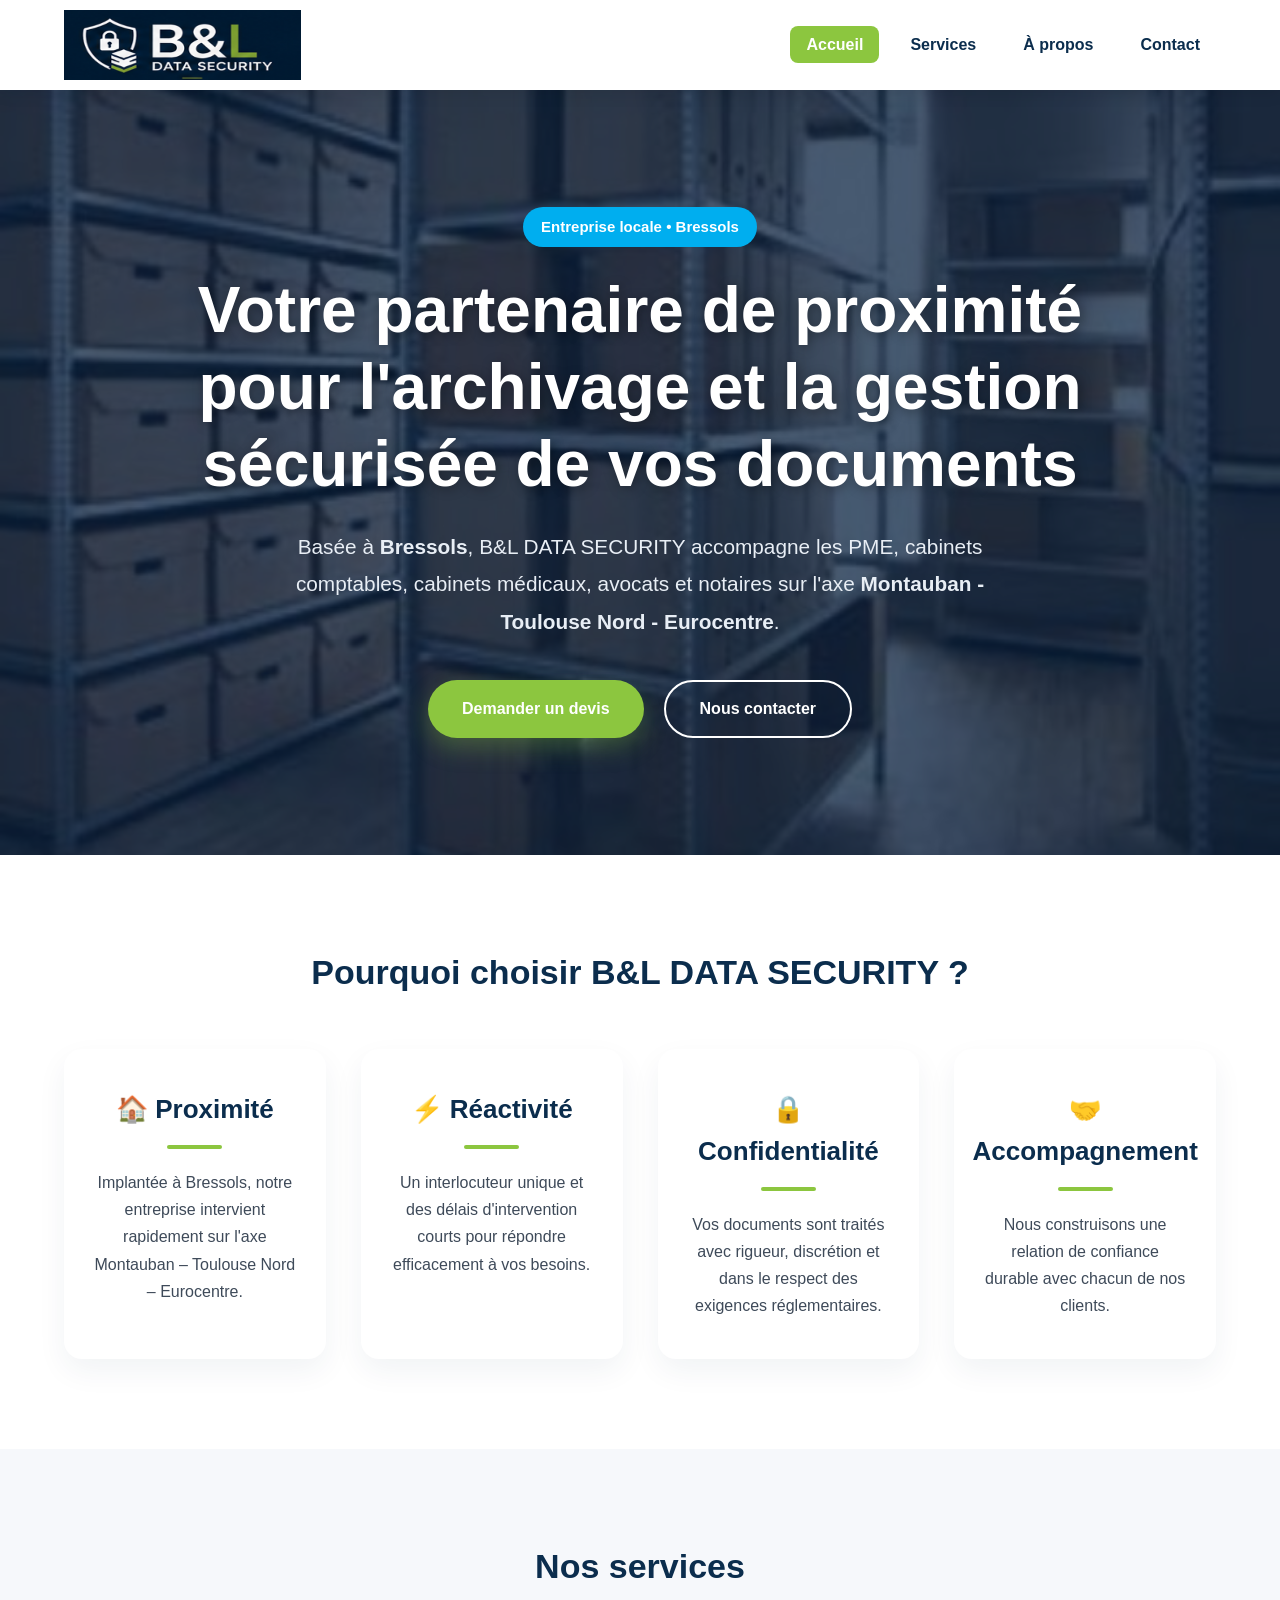
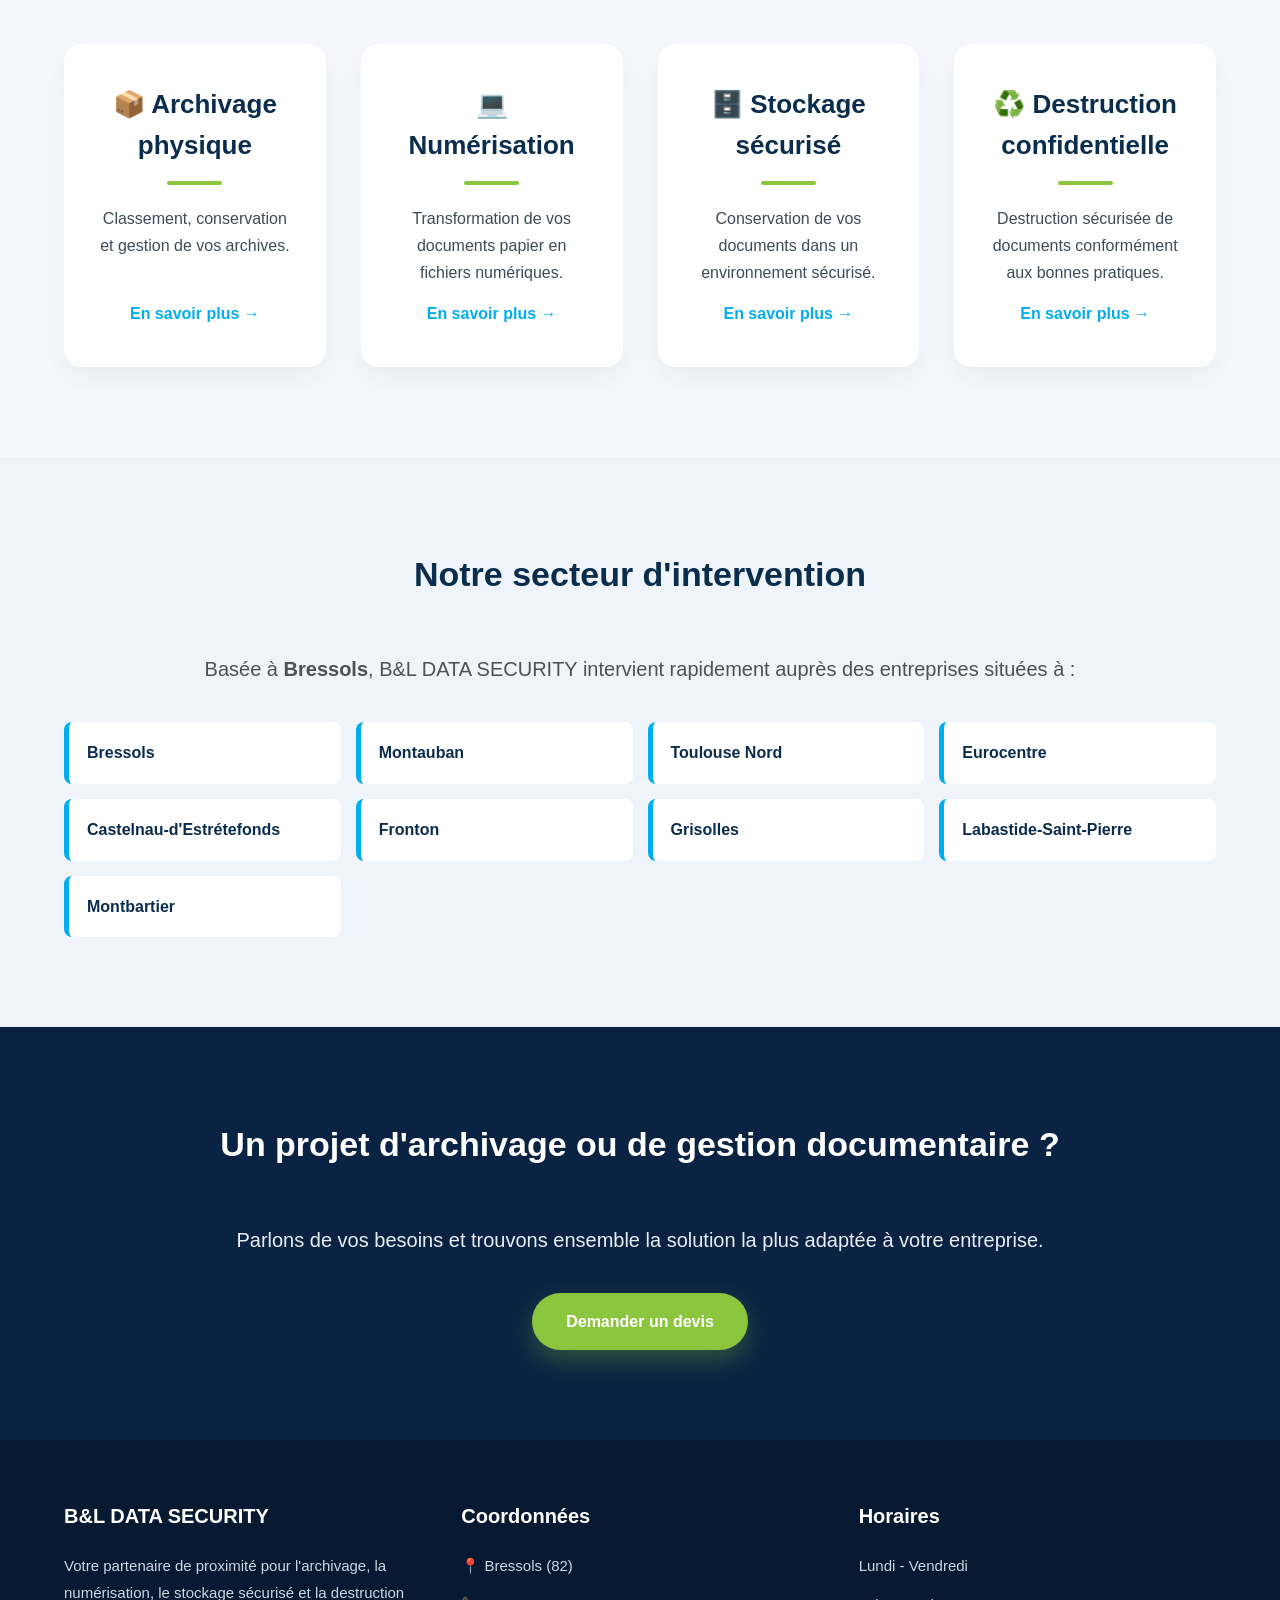
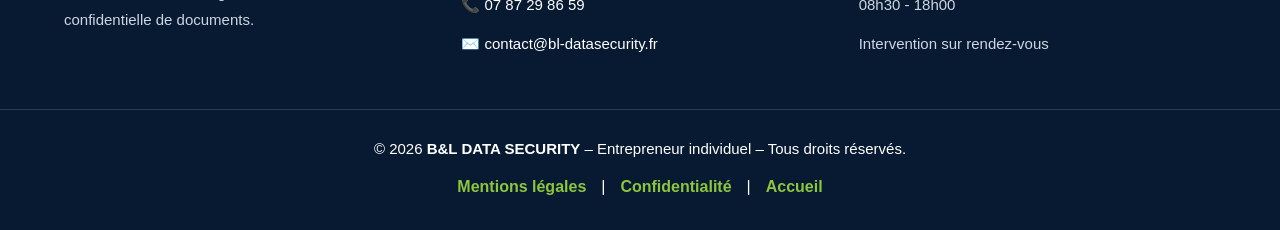
<file: index.html>
<!DOCTYPE html>
<html lang="fr">

<head>
    <meta charset="UTF-8">
    <meta name="viewport" content="width=device-width, initial-scale=1.0">

    <title>B&L DATA SECURITY | Archivage & Gestion documentaire</title>

    <meta name="description"
        content="B&L DATA SECURITY accompagne les entreprises dans l'archivage, la numérisation, le stockage sécurisé et la destruction confidentielle de documents.">

    <!-- Ligne de validation Google Search Console (À remplacer plus tard) -->
    <meta name="google-site-verification" content="VOTRE_CODE_DE_VALIDATION_ICI" />

    <link rel="stylesheet" href="css/style.css">
    <link rel="stylesheet" href="css/responsive.css">
</head>

<body>

<header>
    <div class="container">
        <div class="logo">
            <a href="index.html">
                <img src="images/logo.png" alt="Logo B&L DATA SECURITY">
            </a>
        </div>
        <nav>
            <ul>
                <li><a href="index.html" class="active">Accueil</a></li>
                <li><a href="services.html">Services</a></li>
                <li><a href="apropos.html">À propos</a></li>
                <li><a href="contact.html">Contact</a></li>
            </ul>
        </nav>
    </div>
</header>

<section class="hero">
    <div class="overlay"></div>
    <div class="hero-content">
        <span class="subtitle">Entreprise locale • Bressols</span>
        <h1>Votre partenaire de proximité pour l'archivage et la gestion sécurisée de vos documents</h1>
        <p>
            Basée à <strong>Bressols</strong>, B&amp;L DATA SECURITY accompagne
            les PME, cabinets comptables, cabinets médicaux, avocats et notaires
            sur l'axe <strong>Montauban - Toulouse Nord - Eurocentre</strong>.
        </p>
        <div class="hero-buttons">
            <a href="contact.html" class="btn-primary">Demander un devis</a>
            <a href="contact.html" class="btn-secondary">Nous contacter</a>
        </div>
    </div>
</section>

<!-- ================= POURQUOI NOUS CHOISIR ================= -->
<section class="advantages">
    <div class="container">
        <h2>Pourquoi choisir B&amp;L DATA SECURITY ?</h2>
        <div class="cards">
            <div class="card">
                <h3>🏠 Proximité</h3>
                <p>Implantée à Bressols, notre entreprise intervient rapidement sur l'axe Montauban – Toulouse Nord – Eurocentre.</p>
            </div>
            <div class="card">
                <h3>⚡ Réactivité</h3>
                <p>Un interlocuteur unique et des délais d'intervention courts pour répondre efficacement à vos besoins.</p>
            </div>
            <div class="card">
                <h3>🔒 Confidentialité</h3>
                <p>Vos documents sont traités avec rigueur, discrétion et dans le respect des exigences réglementaires.</p>
            </div>
            <div class="card">
                <h3>🤝 Accompagnement</h3>
                <p>Nous construisons une relation de confiance durable avec chacun de nos clients.</p>
            </div>
        </div>
    </div>
</section>

<!-- ================= NOS SERVICES ================= -->
<section class="services">
    <div class="container">
        <h2>Nos services</h2>
        <div class="cards">
            <div class="card">
                <h3>📦 Archivage physique</h3>
                <p>Classement, conservation et gestion de vos archives.</p>
                <a href="services.html" class="link-more">En savoir plus →</a>
            </div>
            <div class="card">
                <h3>💻 Numérisation</h3>
                <p>Transformation de vos documents papier en fichiers numériques.</p>
                <a href="services.html" class="link-more">En savoir plus →</a>
            </div>
            <div class="card">
                <h3>🗄️ Stockage sécurisé</h3>
                <p>Conservation de vos documents dans un environnement sécurisé.</p>
                <a href="services.html" class="link-more">En savoir plus →</a>
            </div>
            <div class="card">
                <h3>♻️ Destruction confidentielle</h3>
                <p>Destruction sécurisée de documents conformément aux bonnes pratiques.</p>
                <a href="services.html" class="link-more">En savoir plus →</a>
            </div>
        </div>
    </div>
</section>

<!-- ================= SECTEUR ================= -->
<section class="zone">
    <div class="container">
        <h2>Notre secteur d'intervention</h2>
        <p class="zone-text">Basée à <strong>Bressols</strong>, B&amp;L DATA SECURITY intervient rapidement auprès des entreprises situées à :</p>
        <ul class="zone-list">
            <li>Bressols</li>
            <li>Montauban</li>
            <li>Toulouse Nord</li>
            <li>Eurocentre</li>
            <li>Castelnau-d'Estrétefonds</li>
            <li>Fronton</li>
            <li>Grisolles</li>
            <li>Labastide-Saint-Pierre</li>
            <li>Montbartier</li>
        </ul>
    </div>
</section>

<!-- ================= APPEL A L'ACTION ================= -->
<section class="cta">
    <div class="container">
        <h2>Un projet d'archivage ou de gestion documentaire ?</h2>
        <p>Parlons de vos besoins et trouvons ensemble la solution la plus adaptée à votre entreprise.</p>
        <a href="contact.html" class="btn-primary">Demander un devis</a>
    </div>
</section>

<footer>
    <div class="container footer-container">
        <div class="footer-col">
            <h3>B&L DATA SECURITY</h3>
            <p>Votre partenaire de proximité pour l'archivage, la numérisation, le stockage sécurisé et la destruction confidentielle de documents.</p>
        </div>
        <div class="footer-col">
            <h3>Coordonnées</h3>
            <p>📍 Bressols (82)</p>
            <p>📞 <a href="tel:+33787298659">07 87 29 86 59</a></p>
            <p>✉️ <a href="mailto:contact@bl-datasecurity.fr">contact@bl-datasecurity.fr</a></p>
        </div>
        <div class="footer-col">
            <h3>Horaires</h3>
            <p>Lundi - Vendredi</p>
            <p>08h30 - 18h00</p>
            <p>Intervention sur rendez-vous</p>
        </div>
    </div>
    <div class="footer-bottom">
        <p>© 2026 <strong>B&L DATA SECURITY</strong> – Entrepreneur individuel – Tous droits réservés.</p>
        <div class="footer-links">
            <a href="mentions-legales.html">Mentions légales</a>
            <span>|</span>
            <a href="confidentialite.html">Confidentialité</a>
            <span>|</span>
            <a href="index.html">Accueil</a>
        </div>
    </div>
</footer>

</body>
</html>
</file>
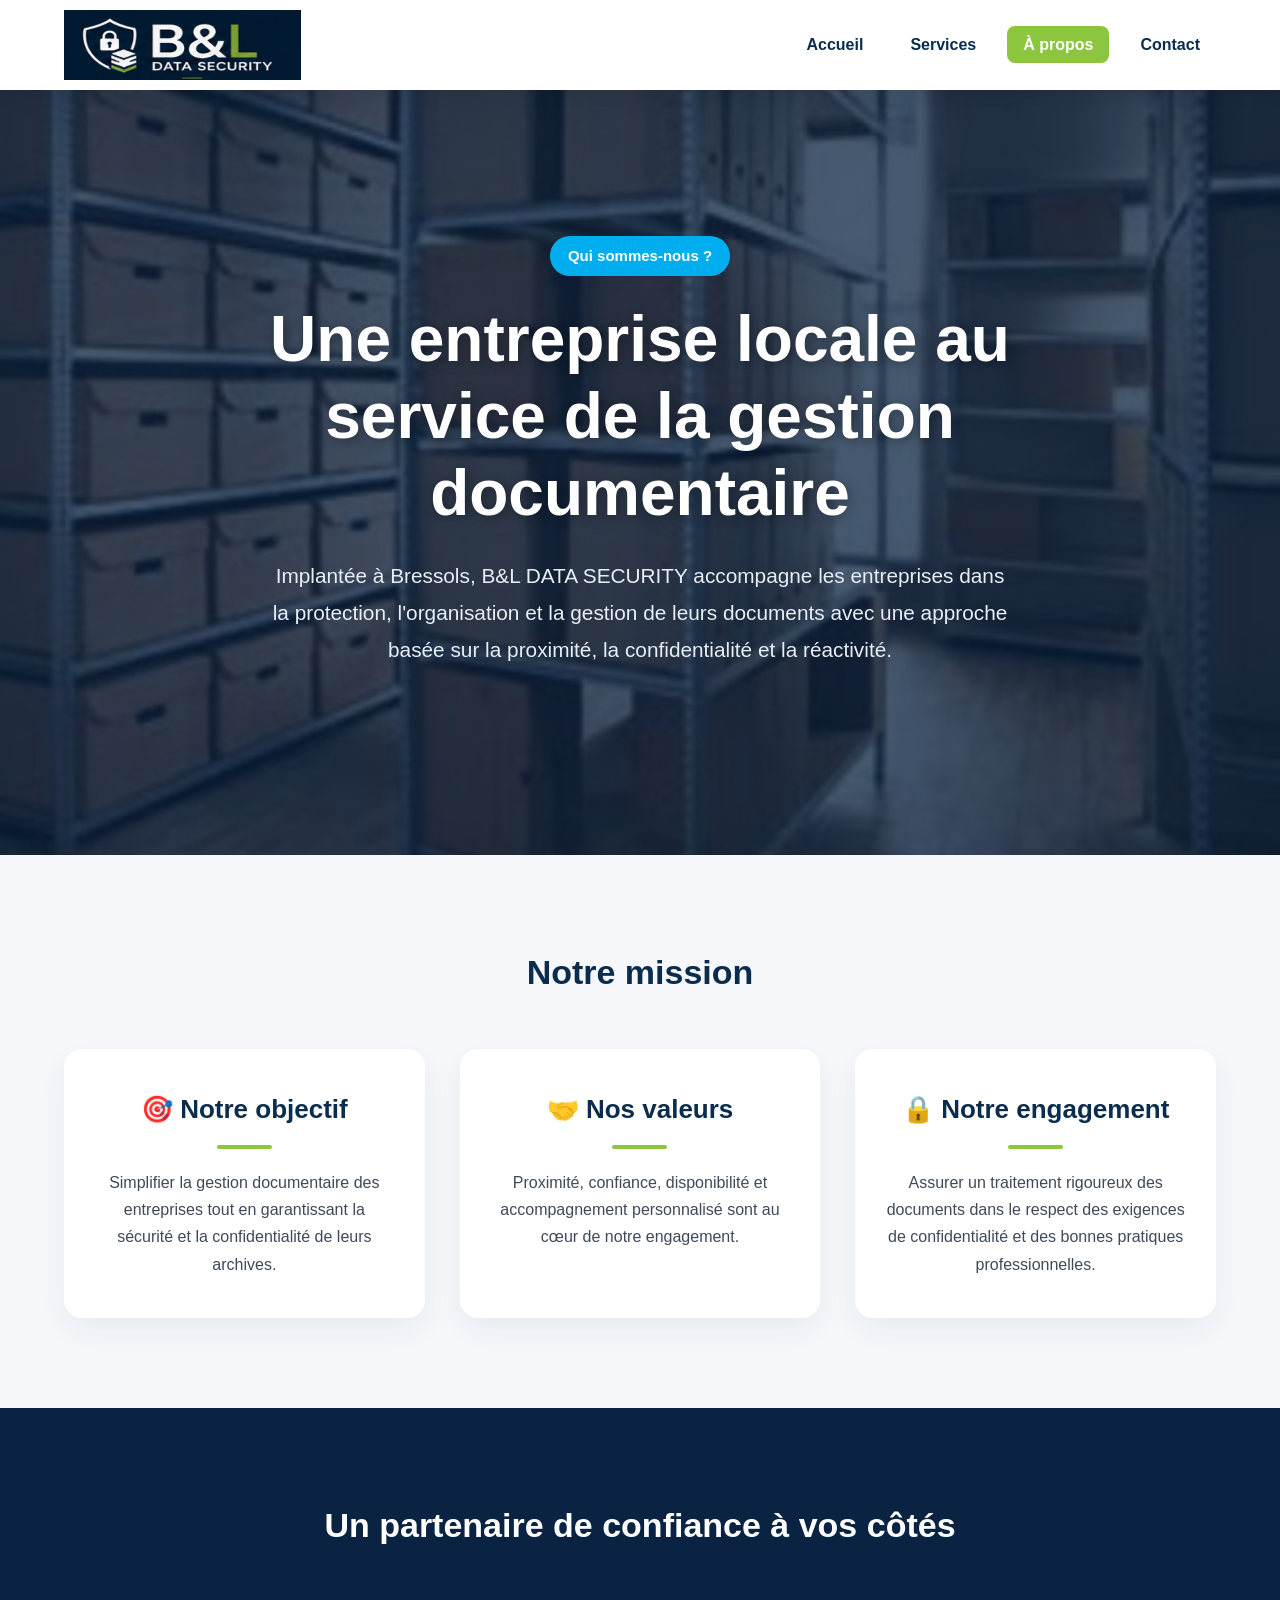
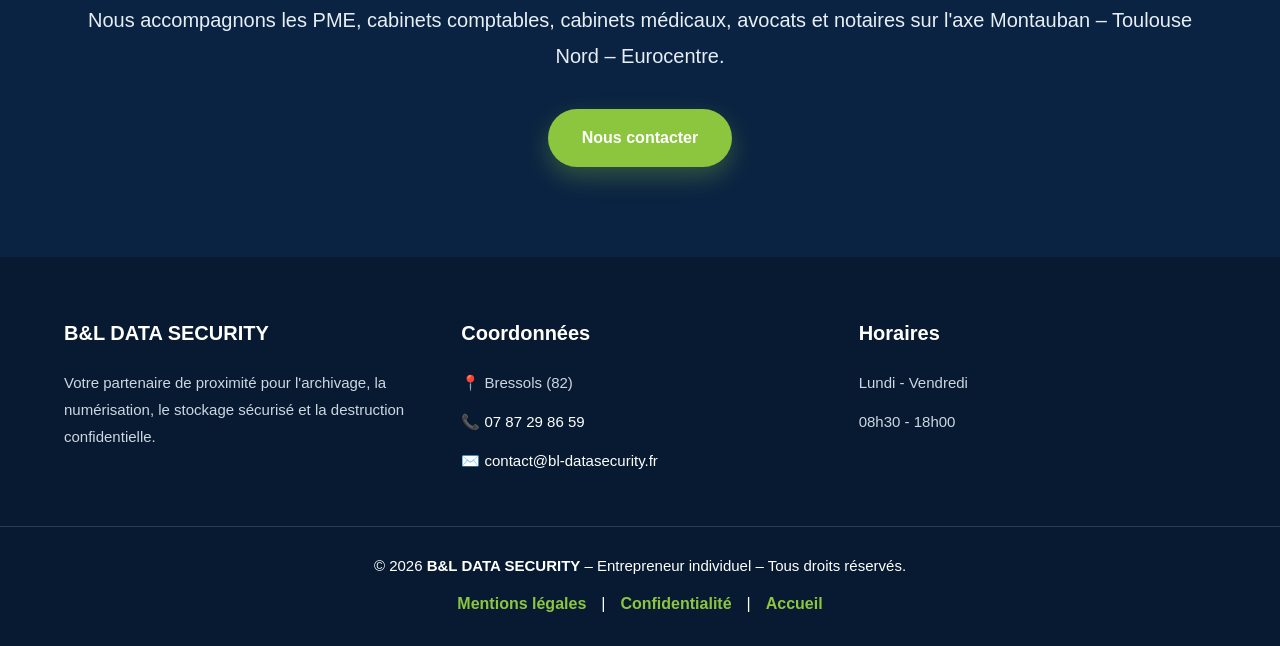
<file: apropos.html>
<!DOCTYPE html>
<html lang="fr">

<head>
    <meta charset="UTF-8">
    <meta name="viewport" content="width=device-width, initial-scale=1.0">

    <title>À propos | B&L DATA SECURITY</title>

    <meta name="description"
        content="Découvrez B&L DATA SECURITY, votre partenaire de proximité pour l'archivage, la numérisation, le stockage sécurisé et la destruction confidentielle de documents.">

    <link rel="stylesheet" href="css/style.css">
    <link rel="stylesheet" href="css/responsive.css">
</head>

<body>

<header>
    <div class="container">
        <div class="logo">
            <a href="index.html">
                <img src="images/logo.png" alt="Logo B&L DATA SECURITY">
            </a>
        </div>
        <nav>
            <ul>
                <li><a href="index.html">Accueil</a></li>
                <li><a href="services.html">Services</a></li>
                <li><a href="apropos.html" class="active">À propos</a></li>
                <li><a href="contact.html">Contact</a></li>
            </ul>
        </nav>
    </div>
</header>

<section class="hero">
    <div class="overlay"></div>
    <div class="hero-content">
        <span class="subtitle">Qui sommes-nous ?</span>
        <h1>Une entreprise locale au service de la gestion documentaire</h1>
        <p>
            Implantée à Bressols, B&amp;L DATA SECURITY accompagne les entreprises
            dans la protection, l'organisation et la gestion de leurs documents
            avec une approche basée sur la proximité, la confidentialité et la réactivité.
        </p>
    </div>
</section>

<section>
    <div class="container">
        <h2>Notre mission</h2>
        <div class="cards">

            <div class="card">
                <h3>🎯 Notre objectif</h3>
                <p>
                    Simplifier la gestion documentaire des entreprises tout en
                    garantissant la sécurité et la confidentialité de leurs archives.
                </p>
            </div>

            <div class="card">
                <h3>🤝 Nos valeurs</h3>
                <p>
                    Proximité, confiance, disponibilité et accompagnement
                    personnalisé sont au cœur de notre engagement.
                </p>
            </div>

            <div class="card">
                <h3>🔒 Notre engagement</h3>
                <p>
                    Assurer un traitement rigoureux des documents dans le respect
                    des exigences de confidentialité et des bonnes pratiques professionnelles.
                </p>
            </div>

        </div>
    </div>
</section>

<section class="cta">
    <div class="container">
        <h2>Un partenaire de confiance à vos côtés</h2>
        <p>
            Nous accompagnons les PME, cabinets comptables, cabinets médicaux,
            avocats et notaires sur l'axe Montauban – Toulouse Nord – Eurocentre.
        </p>
        <a href="contact.html" class="btn-primary">Nous contacter</a>
    </div>
</section>

<footer>
    <div class="container footer-container">
        <div class="footer-col">
            <h3>B&L DATA SECURITY</h3>
            <p>
                Votre partenaire de proximité pour l'archivage,
                la numérisation, le stockage sécurisé et la destruction confidentielle.
            </p>
        </div>
        <div class="footer-col">
            <h3>Coordonnées</h3>
            <p>📍 Bressols (82)</p>
            <p>📞 <a href="tel:+33787298659">07 87 29 86 59</a></p>
            <p>✉️ <a href="mailto:contact@bl-datasecurity.fr">contact@bl-datasecurity.fr</a></p>
        </div>
        <div class="footer-col">
            <h3>Horaires</h3>
            <p>Lundi - Vendredi</p>
            <p>08h30 - 18h00</p>
        </div>
    </div>
    <div class="footer-bottom">
        <p>© 2026 <strong>B&L DATA SECURITY</strong> – Entrepreneur individuel – Tous droits réservés.</p>
        <div class="footer-links">
            <a href="mentions-legales.html">Mentions légales</a>
            <span>|</span>
            <a href="confidentialite.html">Confidentialité</a>
            <span>|</span>
            <a href="index.html">Accueil</a>
        </div>
    </div>
</footer>

</body>
</html>
</file>
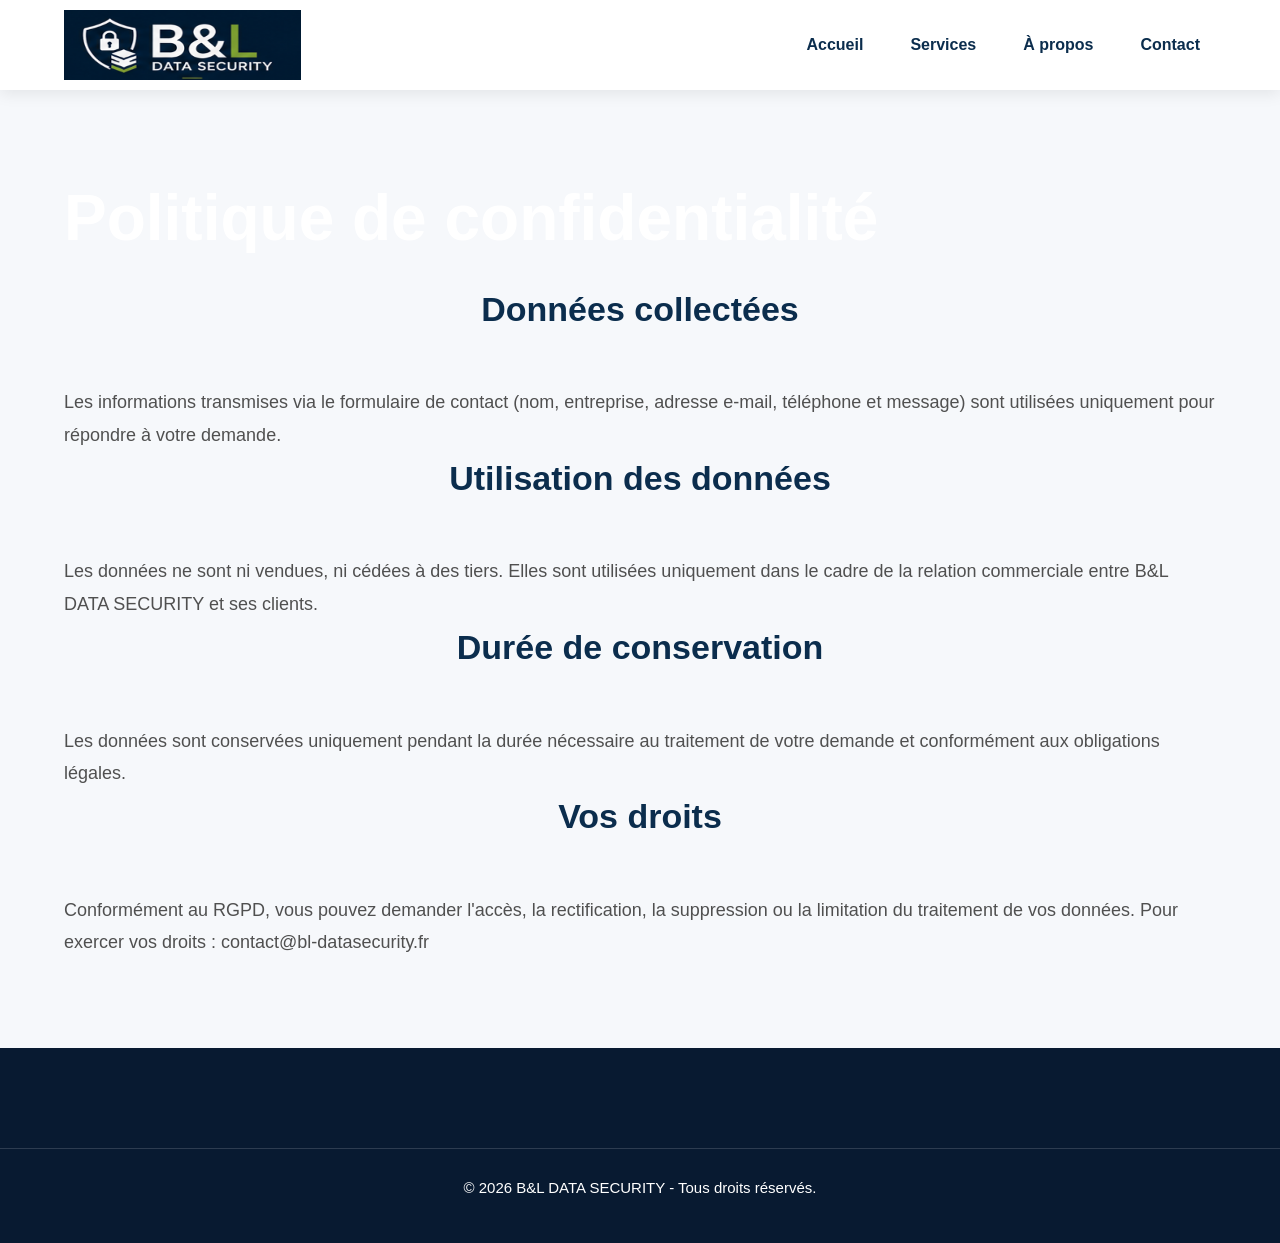
<file: confidentialite.html>
<!DOCTYPE html>
<html lang="fr">

<head>
    <meta charset="UTF-8">
    <meta name="viewport" content="width=device-width, initial-scale=1.0">

    <title>Politique de confidentialité | B&L DATA SECURITY</title>

    <meta name="description"
        content="Politique de confidentialité de B&L DATA SECURITY.">

    <link rel="stylesheet" href="css/style.css">
    <link rel="stylesheet" href="css/responsive.css">
</head>

<body>

<header>

<div class="container">

<div class="logo">
<a href="index.html">
<img src="images/logo.png" alt="Logo B&L DATA SECURITY">
</a>
</div>

<nav>

<ul>

<li><a href="index.html">Accueil</a></li>
<li><a href="services.html">Services</a></li>
<li><a href="apropos.html">À propos</a></li>
<li><a href="contact.html">Contact</a></li>

</ul>

</nav>

</div>

</header>

<section class="services">

<div class="container">

<h1>Politique de confidentialité</h1>

<h2>Données collectées</h2>

<p>
Les informations transmises via le formulaire de contact (nom, entreprise,
adresse e-mail, téléphone et message) sont utilisées uniquement pour répondre
à votre demande.
</p>

<h2>Utilisation des données</h2>

<p>
Les données ne sont ni vendues, ni cédées à des tiers. Elles sont utilisées
uniquement dans le cadre de la relation commerciale entre B&L DATA SECURITY
et ses clients.
</p>

<h2>Durée de conservation</h2>

<p>
Les données sont conservées uniquement pendant la durée nécessaire au traitement
de votre demande et conformément aux obligations légales.
</p>

<h2>Vos droits</h2>

<p>
Conformément au RGPD, vous pouvez demander l'accès, la rectification,
la suppression ou la limitation du traitement de vos données.

Pour exercer vos droits :

contact@bl-datasecurity.fr
</p>

</div>

</section>

<footer>

<div class="footer-bottom">

<p>

© 2026 B&L DATA SECURITY - Tous droits réservés.

</p>

</div>

</footer>

</body>

</html>
</file>
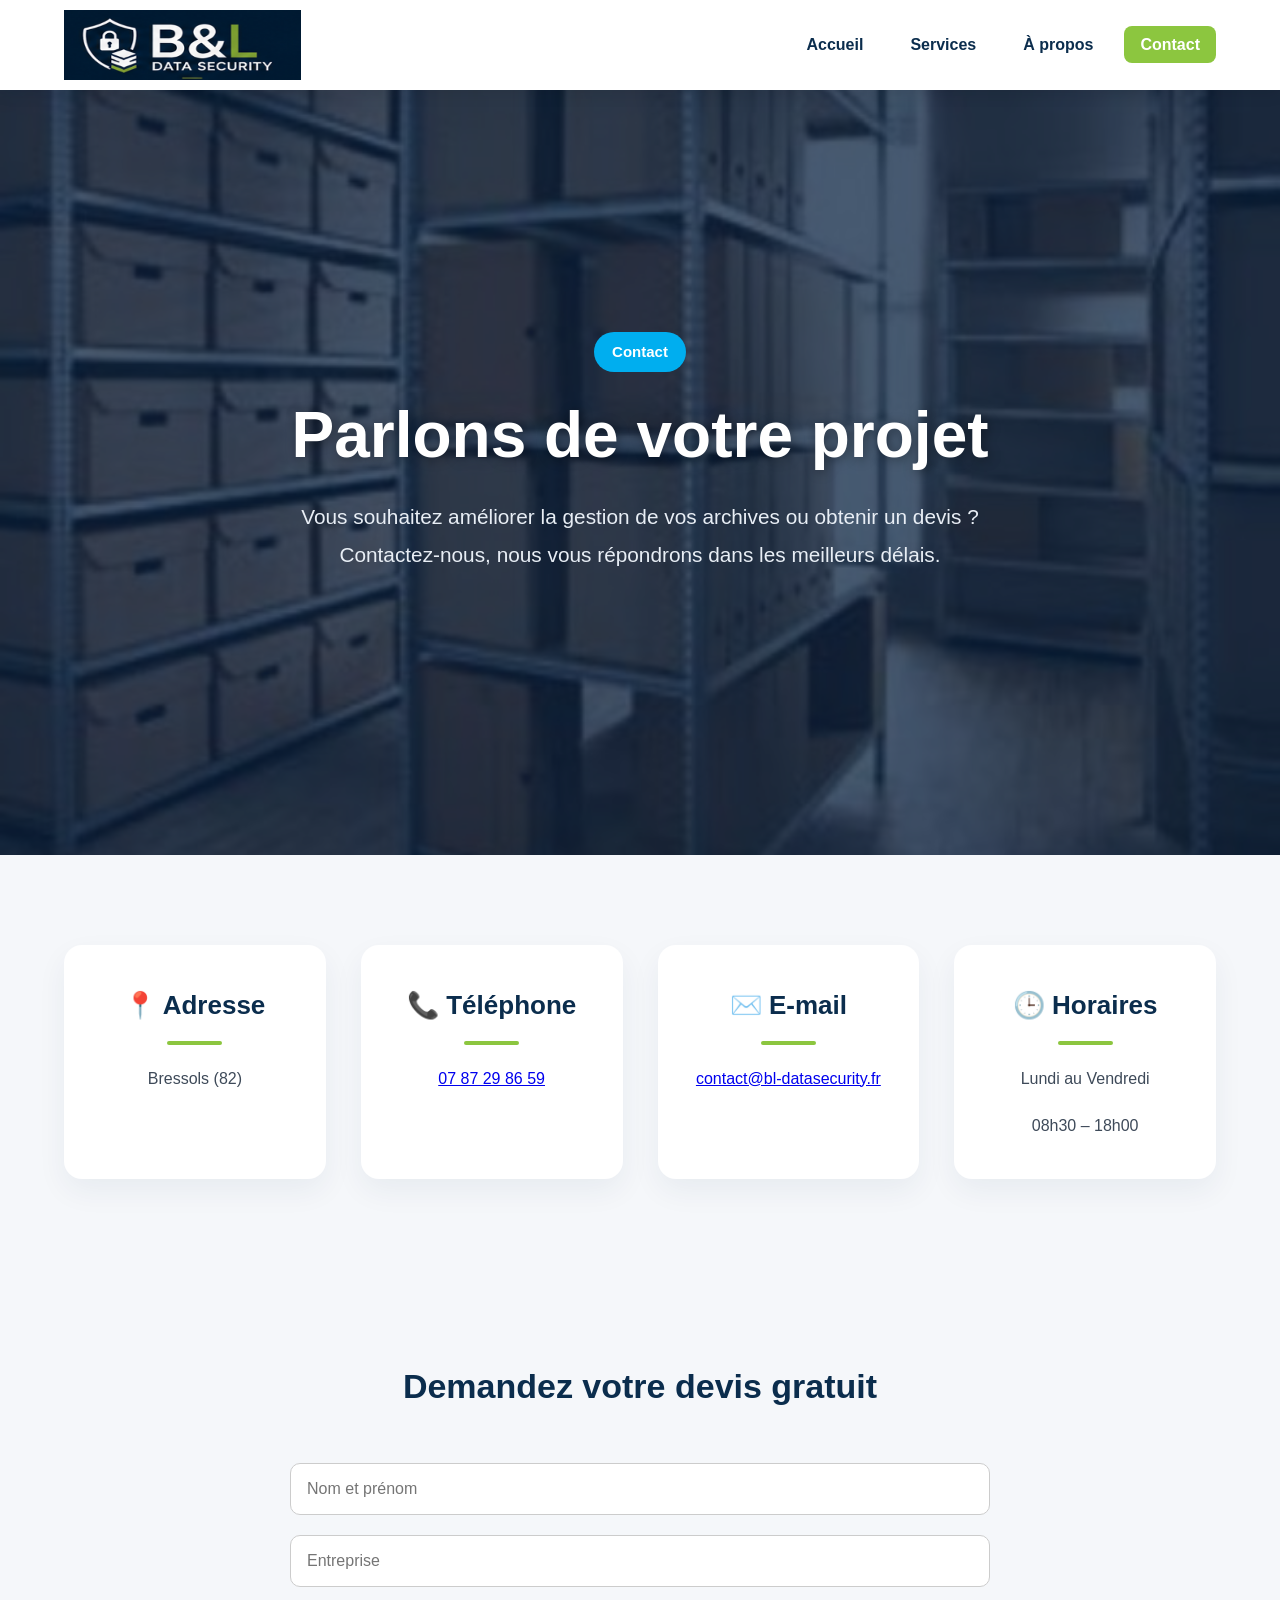
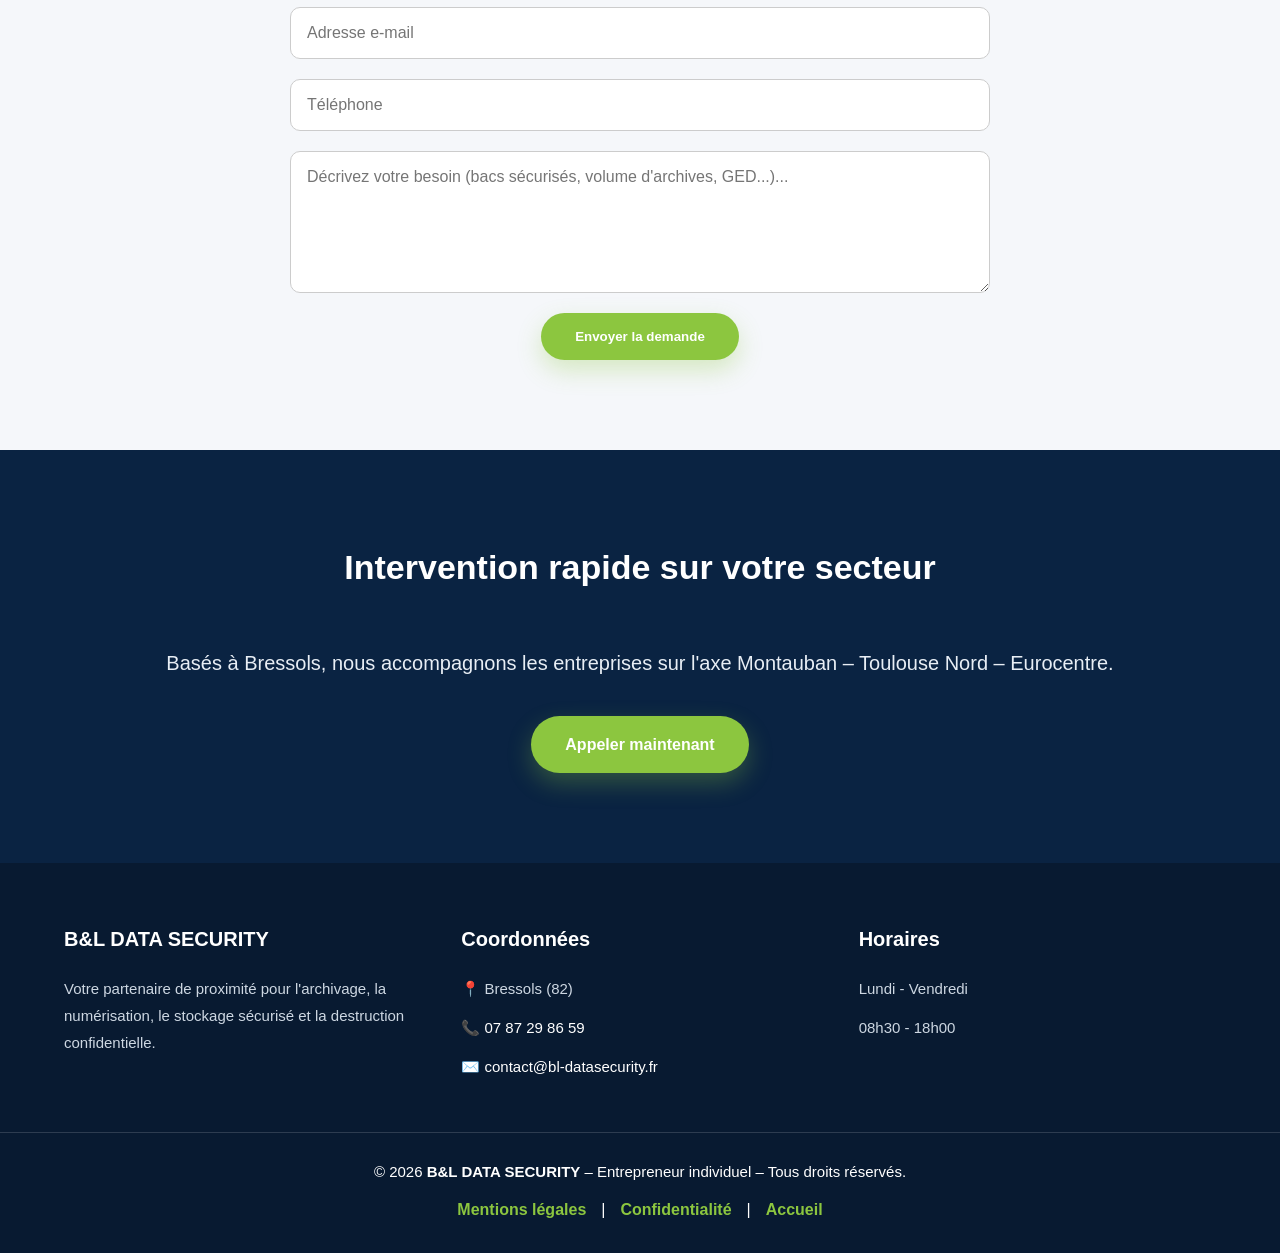
<file: contact.html>
<!DOCTYPE html>
<html lang="fr">

<head>
    <meta charset="UTF-8">
    <meta name="viewport" content="width=device-width, initial-scale=1.0">

    <title>Contact | B&L DATA SECURITY</title>

    <meta name="description"
        content="Contactez B&L DATA SECURITY pour vos besoins en archivage, numérisation, stockage sécurisé et destruction confidentielle de documents.">

    <link rel="stylesheet" href="css/style.css">
    <link rel="stylesheet" href="css/responsive.css">
</head>

<body>

<header>
    <div class="container">
        <div class="logo">
            <a href="index.html">
                <img src="images/logo.png" alt="Logo B&L DATA SECURITY">
            </a>
        </div>
        <nav>
            <ul>
                <li><a href="index.html">Accueil</a></li>
                <li><a href="services.html">Services</a></li>
                <li><a href="apropos.html">À propos</a></li>
                <li><a href="contact.html" class="active">Contact</a></li>
            </ul>
        </nav>
    </div>
</header>

<section class="hero">
    <div class="overlay"></div>
    <div class="hero-content">
        <span class="subtitle">Contact</span>
        <h1>Parlons de votre projet</h1>
        <p>
            Vous souhaitez améliorer la gestion de vos archives ou obtenir un devis ?
            Contactez-nous, nous vous répondrons dans les meilleurs délais.
        </p>
    </div>
</section>

<section id="contact-infos" class="contact">
    <div class="container">
        <div class="cards">

            <div class="card">
                <h3>📍 Adresse</h3>
                <p>Bressols (82)</p>
            </div>

            <div class="card">
                <h3>📞 Téléphone</h3>
                <p>
                    <a href="tel:+33787298659">07 87 29 86 59</a>
                </p>
            </div>

            <div class="card">
                <h3>✉️ E-mail</h3>
                <p>
                    <a href="mailto:contact@bl-datasecurity.fr">contact@bl-datasecurity.fr</a>
                </p>
            </div>

            <div class="card">
                <h3>🕒 Horaires</h3>
                <p>Lundi au Vendredi</p>
                <p>08h30 – 18h00</p>
            </div>

        </div>
    </div>
</section>

<section class="contact-form">
    <div class="container">
        <h2>Demandez votre devis gratuit</h2>
        <!-- Note : action="#" à remplacer par votre script d'envoi ou service comme Formspree -->
        <form action="https://formspree.io/f/xgojbwpp" method="POST">
            <input type="text" name="name" placeholder="Nom et prénom" required>
            <input type="text" name="company" placeholder="Entreprise">
            <input type="email" name="email" placeholder="Adresse e-mail" required>
            <input type="tel" name="phone" placeholder="Téléphone">
            <textarea name="message" placeholder="Décrivez votre besoin (bacs sécurisés, volume d'archives, GED...)..." rows="6" required></textarea>
            
            <button type="submit" class="btn-primary">
                Envoyer la demande
            </button>
        </form>
    </div>
</section>

<section class="cta">
    <div class="container">
        <h2>Intervention rapide sur votre secteur</h2>
        <p>
            Basés à Bressols, nous accompagnons les entreprises sur l'axe
            Montauban – Toulouse Nord – Eurocentre.
        </p>
        <a href="tel:+33787298659" class="btn-primary">
            Appeler maintenant
        </a>
    </div>
</section>

<footer>
    <div class="container footer-container">
        <div class="footer-col">
            <h3>B&L DATA SECURITY</h3>
            <p>
                Votre partenaire de proximité pour l'archivage,
                la numérisation, le stockage sécurisé
                et la destruction confidentielle.
            </p>
        </div>
        <div class="footer-col">
            <h3>Coordonnées</h3>
            <p>📍 Bressols (82)</p>
            <p>📞 <a href="tel:+33787298659">07 87 29 86 59</a></p>
            <p>✉️ <a href="mailto:contact@bl-datasecurity.fr">contact@bl-datasecurity.fr</a></p>
        </div>
        <div class="footer-col">
            <h3>Horaires</h3>
            <p>Lundi - Vendredi</p>
            <p>08h30 - 18h00</p>
        </div>
    </div>
    <div class="footer-bottom">
        <p>© 2026 <strong>B&L DATA SECURITY</strong> – Entrepreneur individuel – Tous droits réservés.</p>
        <div class="footer-links">
            <a href="mentions-legales.html">Mentions légales</a>
            <span>|</span>
            <a href="confidentialite.html">Confidentialité</a>
            <span>|</span>
            <a href="index.html">Accueil</a>
        </div>
    </div>
</footer>

</body>
</html>
</file>
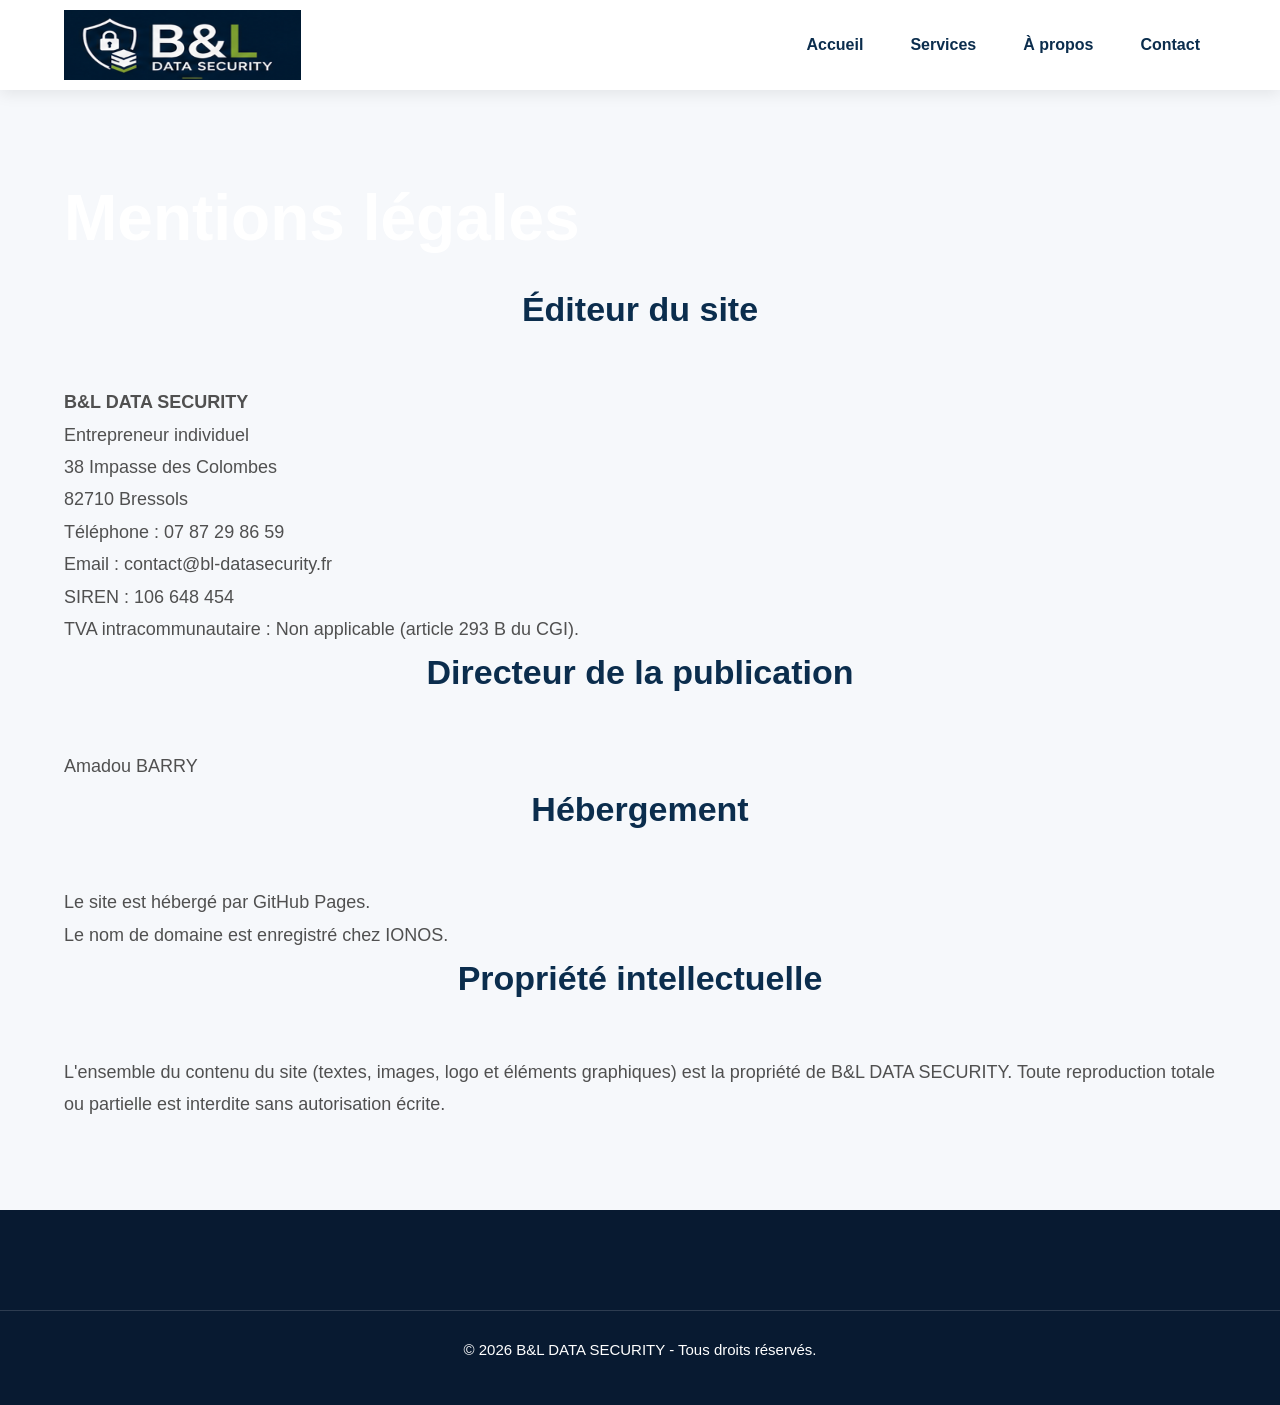
<file: mentions-legales.html>
<!DOCTYPE html>
<html lang="fr">

<head>

<meta charset="UTF-8">

<meta name="viewport" content="width=device-width, initial-scale=1.0">

<title>Mentions légales | B&L DATA SECURITY</title>

<meta name="description" content="Mentions légales de B&L DATA SECURITY.">

<link rel="stylesheet" href="css/style.css">
<link rel="stylesheet" href="css/responsive.css">

</head>

<body>

<header>

<div class="container">

<div class="logo">
<a href="index.html">
<img src="images/logo.png" alt="Logo B&L DATA SECURITY">
</a>
</div>

<nav>

<ul>

<li><a href="index.html">Accueil</a></li>

<li><a href="services.html">Services</a></li>

<li><a href="apropos.html">À propos</a></li>

<li><a href="contact.html">Contact</a></li>

</ul>

</nav>

</div>

</header>

<section class="services">

<div class="container">

<h1>Mentions légales</h1>

<h2>Éditeur du site</h2>

<p><strong>B&L DATA SECURITY</strong></p>

<p>Entrepreneur individuel</p>

<p>38 Impasse des Colombes<br>
82710 Bressols</p>

<p>Téléphone : 07 87 29 86 59</p>

<p>Email : contact@bl-datasecurity.fr</p>

<p>SIREN : 106 648 454</p>

<p>TVA intracommunautaire : Non applicable (article 293 B du CGI).</p>

<h2>Directeur de la publication</h2>

<p>Amadou BARRY</p>

<h2>Hébergement</h2>

<p>
Le site est hébergé par GitHub Pages.<br>
Le nom de domaine est enregistré chez IONOS.
</p>

<h2>Propriété intellectuelle</h2>

<p>

L'ensemble du contenu du site (textes, images, logo et éléments graphiques)
est la propriété de B&L DATA SECURITY.
Toute reproduction totale ou partielle est interdite sans autorisation écrite.

</p>

</div>

</section>

<footer>

<div class="footer-bottom">

<p>

© 2026 B&L DATA SECURITY - Tous droits réservés.

</p>

</div>

</footer>

</body>

</html>
</file>
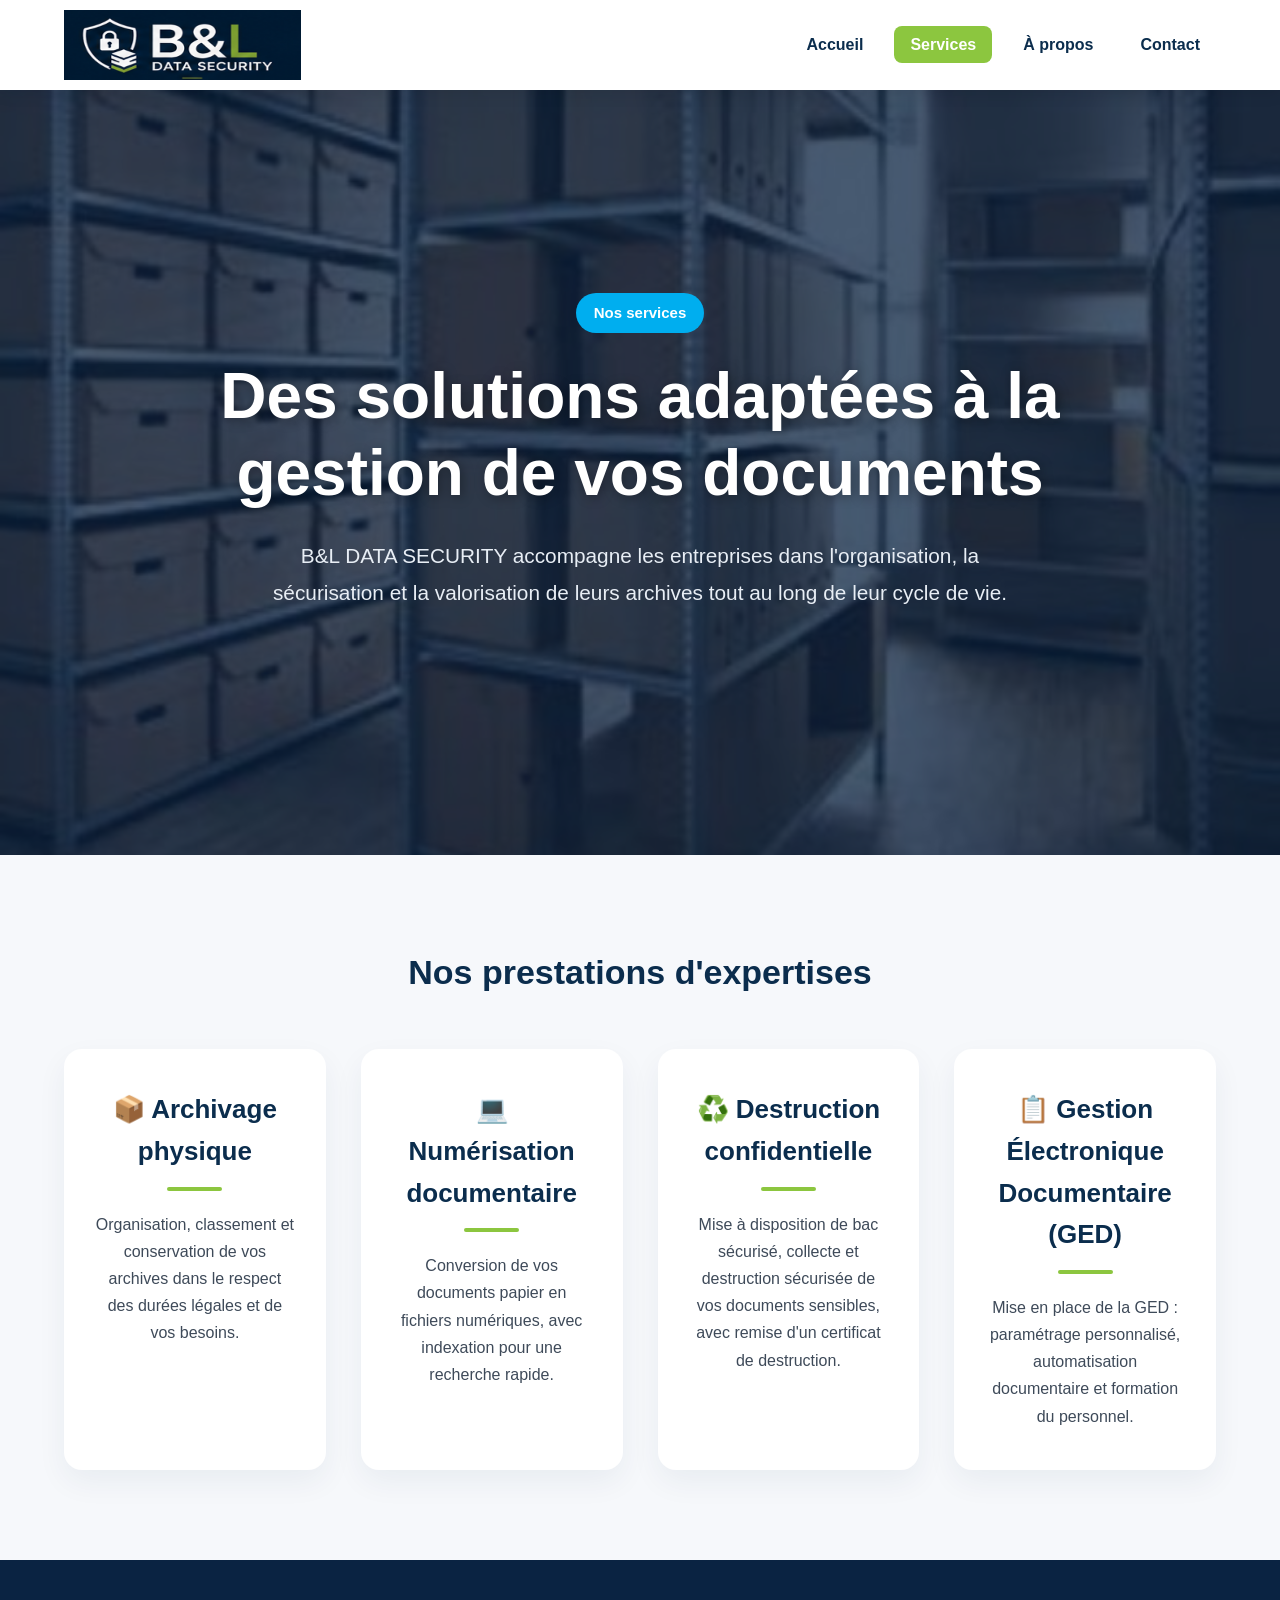
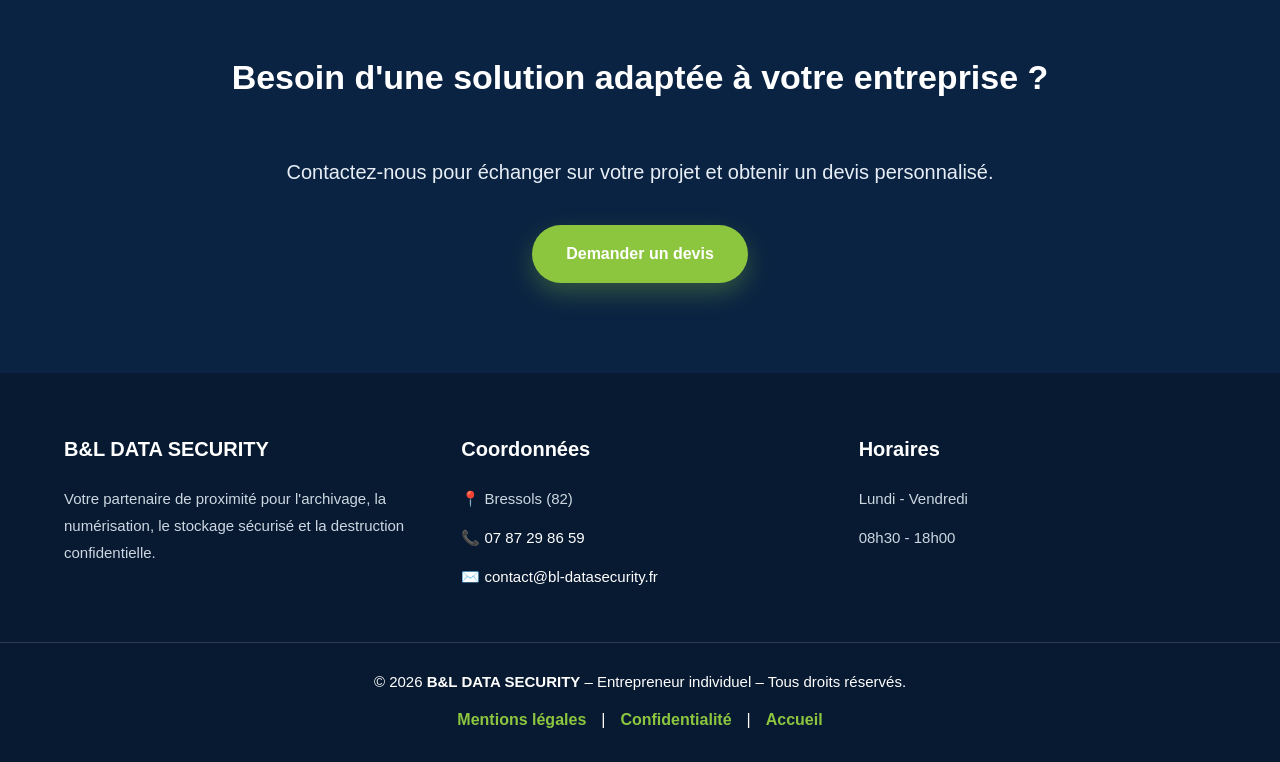
<file: services.html>
<!DOCTYPE html>
<html lang="fr">

<head>
    <meta charset="UTF-8">
    <meta name="viewport" content="width=device-width, initial-scale=1.0">

    <title>Nos services | B&L DATA SECURITY</title>

    <meta name="description"
        content="Découvrez les services proposés par B&L DATA SECURITY : archivage, numérisation, stockage sécurisé et destruction confidentielle de documents.">

    <link rel="stylesheet" href="css/style.css">
    <link rel="stylesheet" href="css/responsive.css">
</head>

<body>

<header>
    <div class="container">
        <div class="logo">
            <a href="index.html">
                <img src="images/logo.png" alt="Logo B&L DATA SECURITY">
            </a>
        </div>
        <nav>
            <ul>
                <li><a href="index.html">Accueil</a></li>
                <li><a href="services.html" class="active">Services</a></li>
                <li><a href="apropos.html">À propos</a></li>
                <li><a href="contact.html">Contact</a></li>
            </ul>
        </nav>
    </div>
</header>

<section class="hero">
    <div class="overlay"></div>
    <div class="hero-content">
        <span class="subtitle">Nos services</span>
        <h1>Des solutions adaptées à la gestion de vos documents</h1>
        <p>
            B&L DATA SECURITY accompagne les entreprises dans
            l'organisation, la sécurisation et la valorisation
            de leurs archives tout au long de leur cycle de vie.
        </p>
    </div>
</section>

<section class="services">
    <div class="container">
        <h2>Nos prestations d'expertises</h2>
        <div class="cards">

            <div class="card">
                <h3>📦 Archivage physique</h3>
                <p>
                    Organisation, classement et conservation de vos archives
                    dans le respect des durées légales et de vos besoins.
                </p>
            </div>

            <div class="card">
                <h3>💻 Numérisation documentaire</h3>
                <p>
                    Conversion de vos documents papier en fichiers numériques,
                    avec indexation pour une recherche rapide.
                </p>
            </div>


            <div class="card">
                <h3>♻️ Destruction confidentielle</h3>
                <p>
                    Mise à disposition de bac sécurisé, collecte et destruction sécurisée de vos documents sensibles,
                    avec remise d'un certificat de destruction.
                </p>
            </div>

            <div class="card">
                <h3>📋 Gestion Électronique Documentaire (GED)</h3>
                <p>
                    Mise en place de la GED : paramétrage personnalisé, automatisation documentaire et formation du personnel.
                </p>
            </div>

        </div>
    </div>
</section>

<section class="cta">
    <div class="container">
        <h2>Besoin d'une solution adaptée à votre entreprise ?</h2>
        <p>
            Contactez-nous pour échanger sur votre projet
            et obtenir un devis personnalisé.
        </p>
        <a href="contact.html" class="btn-primary">Demander un devis</a>
    </div>
</section>

<footer>
    <div class="container footer-container">
        <div class="footer-col">
            <h3>B&L DATA SECURITY</h3>
            <p>
                Votre partenaire de proximité pour l'archivage,
                la numérisation, le stockage sécurisé
                et la destruction confidentielle.
            </p>
        </div>
        <div class="footer-col">
            <h3>Coordonnées</h3>
            <p>📍 Bressols (82)</p>
            <p>📞 <a href="tel:+33787298659">07 87 29 86 59</a></p>
            <p>✉️ <a href="mailto:contact@bl-datasecurity.fr">contact@bl-datasecurity.fr</a></p>
        </div>
        <div class="footer-col">
            <h3>Horaires</h3>
            <p>Lundi - Vendredi</p>
            <p>08h30 - 18h00</p>
        </div>
    </div>
    <div class="footer-bottom">
        <p>© 2026 <strong>B&L DATA SECURITY</strong> – Entrepreneur individuel – Tous droits réservés.</p>
        <div class="footer-links">
            <a href="mentions-legales.html">Mentions légales</a>
            <span>|</span>
            <a href="confidentialite.html">Confidentialité</a>
            <span>|</span>
            <a href="index.html">Accueil</a>
        </div>
    </div>
</footer>

</body>
</html>
</file>
<file: css/style.css>
/* =====================================================
   B&L DATA SECURITY - Version 1.0 (Optimisée)
===================================================== */

/* -----------------------------------------------------
   1. RESET & BASES
----------------------------------------------------- */
* {
    margin: 0;
    padding: 0;
    box-sizing: border-box;
}

html {
    scroll-behavior: smooth;
}

body {
    font-family: Arial, Helvetica, sans-serif;
    background: #f5f7fa;
    color: #333;
    line-height: 1.6;
}

img {
    max-width: 100%;
    height: auto;
    display: block;
}

/* Typographies globales */
h1 {
    font-size: clamp(2.5rem, 5vw, 4.5rem);
    font-weight: 700;
    color: #ffffff; /* Géré spécifiquement dans le Hero */
    line-height: 1.2;
    margin-bottom: 25px;
}

h2 {
    font-size: 34px;
    font-weight: 700;
    color: #0B2D4D;
    margin-bottom: 20px;
    text-align: center;
}

h3 {
    font-size: 24px;
    font-weight: 600;
    color: #0B2D4D;
}

p {
    font-size: 18px;
    line-height: 1.8;
    color: #505050;
}

/* Structures de mise en page */
.container {
    width: 90%;
    max-width: 1200px;
    margin: auto;
}

section {
    padding: 90px 0;
}

/* -----------------------------------------------------
   2. HEADER PREMIUM (Fond blanc flouté, menu sombre)
----------------------------------------------------- */
header {
    position: sticky;
    top: 0;
    z-index: 1000;
    background: rgba(255, 255, 255, 0.96);
    backdrop-filter: blur(8px);
    box-shadow: 0 4px 15px rgba(0, 0, 0, 0.08);
    padding: 10px 0;
}

header .container {
    display: flex;
    justify-content: space-between;
    align-items: center;
}

.logo img {
    height: 70px;
    width: auto;
    display: block;
    transition: transform 0.3s ease;
}

.logo img:hover {
    transform: scale(1.05);
}

nav ul {
    display: flex;
    list-style: none;
    gap: 15px;
}

nav ul li a {
    color: #0B2D4D;
    font-weight: 600;
    text-decoration: none;
    padding: 10px 16px;
    border-radius: 8px;
    transition: 0.3s ease;
}

nav ul li a:hover,
nav ul li a.active {
    background: #8CC63F;
    color: white;
}

/* -----------------------------------------------------
   3. HERO SECTION
----------------------------------------------------- */
.hero {
    position: relative;
    overflow: hidden;
    min-height: 85vh;
    display: flex;
    justify-content: center;
    align-items: center;
    text-align: center;
    padding: 100px 20px;
    background-image: url("../images/hero.jpg");
    background-size: cover;
    background-position: center;
    background-repeat: no-repeat;
}

.overlay {
    position: absolute;
    inset: 0;
    background: rgba(10, 35, 66, 0.75);
    z-index: 1;
}

.hero-content {
    position: relative;
    z-index: 2;
    max-width: 900px;
    margin: auto;
}

.subtitle {
    display: inline-block;
    background: #00AEEF;
    color: white;
    padding: 8px 18px;
    border-radius: 30px;
    margin-bottom: 25px;
    font-weight: bold;
    font-size: 15px;
}

.hero h1 {
    color: #ffffff;
    text-shadow: 2px 2px 12px rgba(0, 0, 0, 0.35);
}

.hero p {
    max-width: 750px;
    margin: 0 auto 40px auto;
    font-size: 1.3rem;
    line-height: 1.8;
    color: #e8eef5;
}

/* -----------------------------------------------------
   4. BOUTONS
----------------------------------------------------- */
.hero-buttons {
    display: flex;
    justify-content: center;
    gap: 20px;
    flex-wrap: wrap;
}

.btn-primary {
    display: inline-block;
    background: #8CC63F;
    color: white;
    padding: 16px 34px;
    border-radius: 50px;
    text-decoration: none;
    font-weight: 700;
    transition: .3s ease;
    box-shadow: 0 10px 25px rgba(140, 198, 63, 0.3);
    border: none;
}

.btn-primary:hover {
    transform: translateY(-3px);
    background: #78AE33;
    box-shadow: 0 12px 30px rgba(140, 198, 63, 0.5);
}

.btn-secondary {
    display: inline-block;
    background: transparent;
    border: 2px solid #ffffff;
    color: #ffffff;
    padding: 14px 34px;
    text-decoration: none;
    border-radius: 50px;
    font-weight: 600;
    transition: .3s ease;
}

.btn-secondary:hover {
    background: #ffffff;
    color: #0A2342;
}

/* -----------------------------------------------------
   5. SECTIONS DE CONTENU (Advantages & Services)
----------------------------------------------------- */
.advantages {
    background: #ffffff;
}

.services {
    background: #F6F8FB;
}

section h2 {
    margin-bottom: 50px;
}

.cards {
    display: grid;
    grid-template-columns: repeat(auto-fit, minmax(260px, 1fr));
    gap: 35px;
}

.card {
    background: #ffffff;
    border-radius: 18px;
    padding: 40px 30px;
    text-align: center;
    box-shadow: 0 12px 30px rgba(11, 45, 77, 0.06);
    transition: all .35s ease;
    display: flex;
    flex-direction: column;
    align-items: center;
    justify-content: flex-start;
}

.card:hover {
    transform: translateY(-10px);
    box-shadow: 0 18px 40px rgba(11, 45, 77, 0.12);
}

.card h3 {
    font-size: 26px;
    color: #0B2D4D;
    font-weight: 700;
}

.card h3::after {
    content: "";
    display: block;
    width: 55px;
    height: 4px;
    background: #8CC63F;
    margin: 14px auto 0;
    border-radius: 20px;
}

.card p {
    margin-top: 20px;
    color: #3E4A59;
    font-size: 16px;
    line-height: 1.7;
}

.link-more {
    margin-top: auto;
    padding-top: 15px;
    color: #00AEEF;
    text-decoration: none;
    font-weight: bold;
    transition: color 0.3s;
}

.link-more:hover {
    color: #0A2342;
}

/* -----------------------------------------------------
   6. SECTOR ZONE
----------------------------------------------------- */
.zone {
    background: #eef4f9;
}

.zone-text {
    text-align: center;
    font-size: 20px;
    margin-bottom: 35px;
}

.zone-list {
    display: grid;
    grid-template-columns: repeat(auto-fit, minmax(220px, 1fr));
    gap: 15px;
    list-style: none;
}

.zone-list li {
    background: white;
    padding: 18px;
    border-left: 5px solid #00AEEF;
    border-radius: 8px;
    font-weight: 600;
    color: #0B2D4D;
}

/* -----------------------------------------------------
   7. CALL TO ACTION (CTA)
----------------------------------------------------- */
.cta {
    background: #0A2342;
    color: white;
    text-align: center;
}

.cta h2 {
    color: white;
}

.cta p {
    font-size: 20px;
    margin-bottom: 35px;
    color: #e8eef5;
}

/* -----------------------------------------------------
   8. FORMULAIRE DE CONTACT (Page Contact)
----------------------------------------------------- */
.contact-form form {
    max-width: 700px;
    margin: auto;
    display: flex;
    flex-direction: column;
    gap: 20px;
}

.contact-form input,
.contact-form textarea {
    padding: 16px;
    border: 1px solid #cccccc;
    border-radius: 10px;
    font-size: 16px;
    font-family: inherit;
    width: 100%;
}

.contact-form textarea {
    resize: vertical;
}

.contact-form button {
    cursor: pointer;
    align-self: center;
}

/* -----------------------------------------------------
   9. FOOTER
----------------------------------------------------- */
footer {
    background: #081a31;
    color: white;
    padding: 60px 0 30px 0;
}

.footer-container {
    display: grid;
    grid-template-columns: repeat(auto-fit, minmax(250px, 1fr));
    gap: 40px;
    text-align: left;
}

.footer-col h3 {
    margin-bottom: 20px;
    color: white;
    font-size: 20px;
}

.footer-col p {
    color: #cdd7e2;
    font-size: 15px;
    margin-bottom: 12px;
}

.footer-col a {
    color: #ffffff;
    text-decoration: none;
}

.footer-col a:hover {
    text-decoration: underline;
    color: #8CC63F;
}

.footer-bottom {
    margin-top: 40px;
    padding-top: 25px;
    border-top: 1px solid rgba(255, 255, 255, .15);
    text-align: center;
}

.footer-bottom p {
    color: #ffffff;
    margin-bottom: 12px;
    font-size: 15px;
}

.footer-links {
    display: flex;
    justify-content: center;
    align-items: center;
    gap: 15px;
    flex-wrap: wrap;
}

.footer-links a {
    color: #8CC63F;
    text-decoration: none;
    font-weight: 600;
    transition: .3s;
}

.footer-links a:hover {
    color: #ffffff;
}
</file>
<file: css/responsive.css>
/* =====================================================
   B&L DATA SECURITY - Version 1.0 (Responsive)
===================================================== */

/* 1. TABLETTES ET ÉCRANS INTERMÉDIAIRES (Moins de 992px) */
@media (max-width: 992px) {
    section {
        padding: 60px 0;
    }

    h2 {
        font-size: 28px;
    }

    .hero-content p {
        font-size: 1.1rem;
    }
}

/* 2. SMARTPHONES (Moins de 768px) */
@media (max-width: 768px) {
    /* Ajustements globaux */
    .container {
        width: 92%;
    }

    /* Menu de navigation mobile */
    header {
        padding: 15px 0;
    }

    header .container {
        flex-direction: column;
        gap: 15px;
    }

    nav ul {
        flex-wrap: wrap;
        justify-content: center;
        gap: 8px;
    }

    nav ul li a {
        padding: 8px 12px;
        font-size: 15px;
    }

    /* Structure des grilles (Cartes, Zone, Footer) */
    .cards, 
    .zone-list, 
    .footer-container {
        grid-template-columns: 1fr !important;
        gap: 20px;
    }

    .card {
        padding: 30px 20px;
    }

    /* Section Hero */
    .hero {
        min-height: 70vh;
        padding: 60px 15px;
    }

    .hero-buttons {
        flex-direction: column;
        width: 100%;
        max-width: 320px;
        margin: 0 auto;
        gap: 12px;
    }

    .btn-primary, .btn-secondary {
        width: 100%;
        text-align: center;
        padding: 14px 20px;
    }

    /* Formulaire de Contact */
    .contact-form form {
        gap: 12px;
    }

    .contact-form input,
    .contact-form textarea {
        padding: 12px;
    }

    /* Footer Bas */
    .footer-links {
        gap: 10px;
    }
    
    .footer-col {
        text-align: center;
    }
}
</file>
